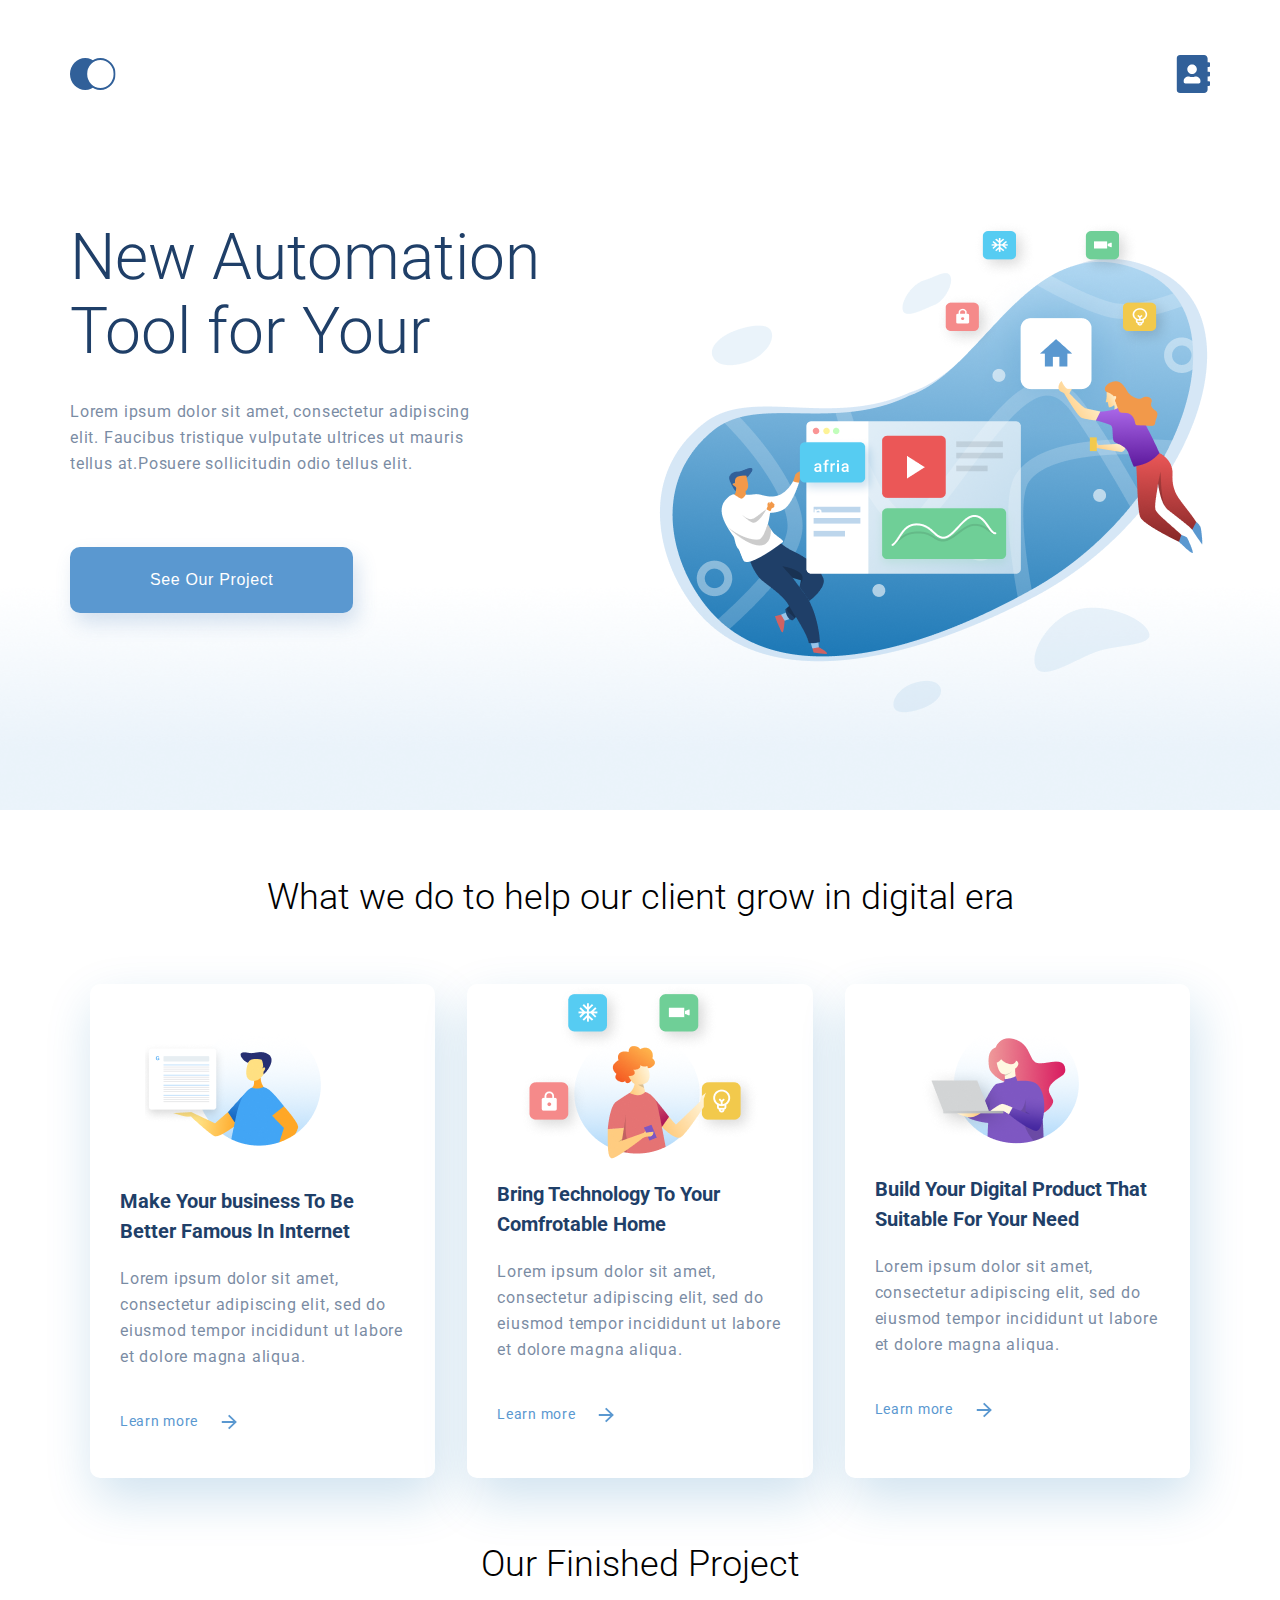
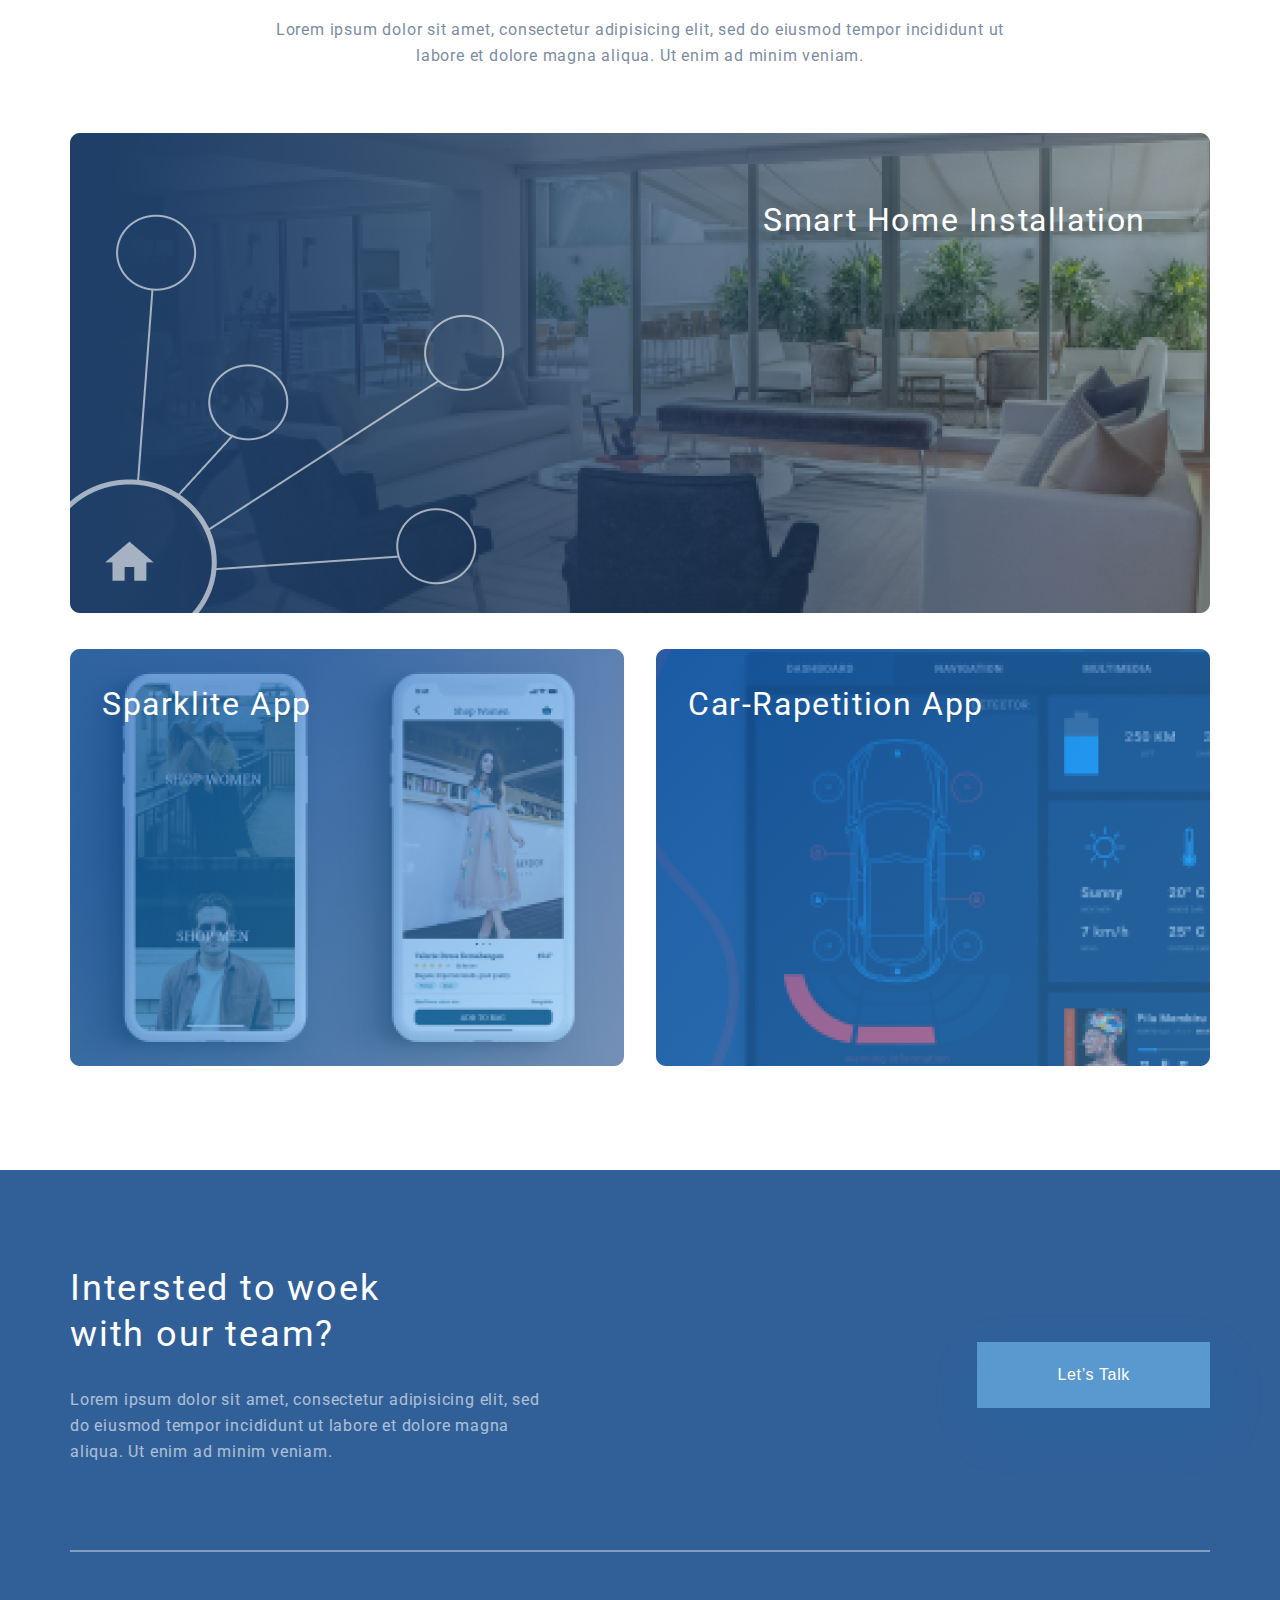
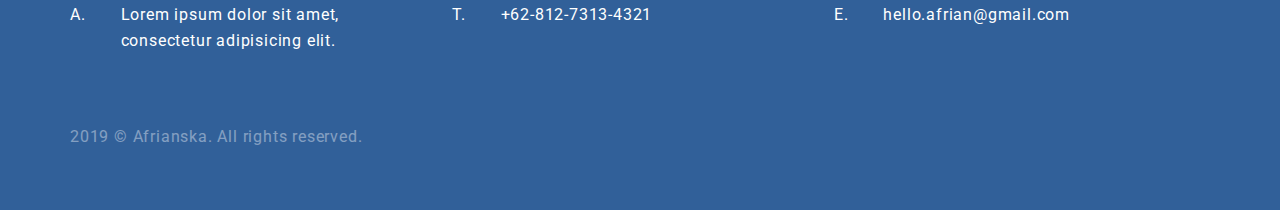
<file: index.html>
<!DOCTYPE html>
<html lang="en">

<head>
    <meta charset="UTF-8">
    <meta http-equiv="X-UA-Compatible" content="IE=edge">
    <meta name="viewport" content="width=device-width, initial-scale=1.0">
    <link rel="stylesheet" href="css/style.css">
    <title>Главная</title>
</head>

<body>
    <header class="header center">
        <nav class="header__menu">
            <a class="header_menu-link" href="index.html"><img src="./img/logo.svg" alt="logo"></a>
            <a class="header_menu-link" href="contact.html"><img src="./img/link-contact.svg" alt="link contact"></a>
        </nav>
    </header>
    <div class="baner center">
        <div class="baner-info">
            <h1 class="heading-h1">New Automation Tool for Your</h1>
            <p class="paragraph baner-text">
                Lorem ipsum dolor sit amet, consectetur adipiscing elit. Faucibus tristique vulputate ultrices
                ut mauris tellus at.Posuere sollicitudin odio tellus elit.
            </p>
            <button class="button baner-button">See Our Project</button>
        </div>
        <div class="baner-img__box">
            <img src="./img/baner-img.png" alt="baner" class="baner-img__item" />
        </div>
    </div>

    <main class="main center">
        <div class="advantage">
            <h3 class="heading-h3 advantage-heading">What we do to help our client grow in digital era</h3>
            <div class="advantage-box">
                <div class="advantage-card">
                    <img class="advantage-card__img advantage-card__img-first" src="./img/business.png" alt="business">
                    <h4 class="heading-h4 ">
                        Make Your business To Be Better Famous In Internet
                    </h4>
                    <p class="paragraph mt20">
                        Lorem ipsum dolor sit amet, consectetur adipiscing elit, sed do eiusmod tempor incididunt ut
                        labore et dolore magna
                        aliqua.
                    </p>
                    <a href="#" class="advantage-link">Learn more</a>
                </div>

                <div class="advantage-card">
                    <img class="advantage-card__img" src="./img/technology.png" alt="technology">
                    <h4 class="heading-h4">
                        Bring Technology To Your Comfrotable Home
                    </h4>
                    <p class="paragraph mt20">
                        Lorem ipsum dolor sit amet, consectetur adipiscing elit, sed do eiusmod tempor incididunt ut
                        labore et dolore magna
                        aliqua.
                    </p>
                    <a href="#" class="advantage-link">Learn more</a>
                </div>

                <div class="advantage-card">
                    <img class="advantage-card__img advantage-card__img-third" src="./img/digital.png" alt="digital">
                    <h4 class="heading-h4 ">
                        Build Your Digital Product That Suitable For Your Need
                    </h4>
                    <p class="paragraph mt20">
                        Lorem ipsum dolor sit amet, consectetur adipiscing elit, sed do eiusmod tempor incididunt ut
                        labore et dolore magna
                        aliqua.
                    </p>
                    <a href="#" class="advantage-link">Learn more</a>
                </div>
            </div>
        </div>

        <div class="finish ">
            <h3 class="heading-h3 finish-heading">Our Finished Project</h3>
            <p class="paragraph finish-text">
                Lorem ipsum dolor sit amet, consectetur adipisicing elit, sed do eiusmod tempor incididunt ut labore et
                dolore magna
                aliqua. Ut enim ad minim veniam.
            </p>

            <div class="finish-cards">
                <div class="finish-card finish-card_big">
                    <img src="./img/smart-home.png" alt="Smart home" class="finish-card__img ">
                    <div class="finish-cart__text finish-cart__text_right">Smart Home Installation</div>
                </div>

                <div class="finish-card">
                    <img src="./img/sparklite-app.png" alt="sparklite app" class="finish-card__img ">
                    <div class="finish-cart__text finish-cart__text_left">Sparklite App</div>
                </div>

                <div class="finish-card">
                    <img src="./img/car-app.png" alt="Car app" class="finish-card__img ">
                    <div class="finish-cart__text finish-cart__text_left">Car-Rapetition App</div>
                </div>
            </div>
        </div>




    </main>

    <footer class="footer center">
        <div class="footer-team ">
            <div class="footer-team__text">
                <h3 class="heading-h3_white mb30">Intersted to woek<br> with our team?</h3>
                <p class="paragraph_white">
                    Lorem ipsum dolor sit amet, consectetur adipisicing elit, sed do eiusmod tempor incididunt ut labore
                    et dolore magna
                    aliqua. Ut enim ad minim veniam.
                </p>
            </div>
            <button class="button footer-button">Let’s Talk</button>
        </div>



        <div class="footer__hr "></div>

        <div class="footer-bottom ">
            <ul class="footer-contact">
                <li class="footer-contact__item">
                    <span class="footer-contact__item-lable">A.</span>
                    Lorem ipsum
                    dolor sit amet, consectetur
                    adipisicing elit.
                </li>
                <li class="footer-contact__item">
                    <span class="footer-contact__item-lable">T.</span>
                    +62-812-7313-4321
                </li>
                <li class="footer-contact__item">
                    <span class="footer-contact__item-lable">E.</span>
                    hello.afrian@gmail.com
                </li>
            </ul>
            <p class="footer-copy">2019 &copy; Afrianska. All rights reserved.</p>
        </div>


    </footer>

</body>

</html>
</file>
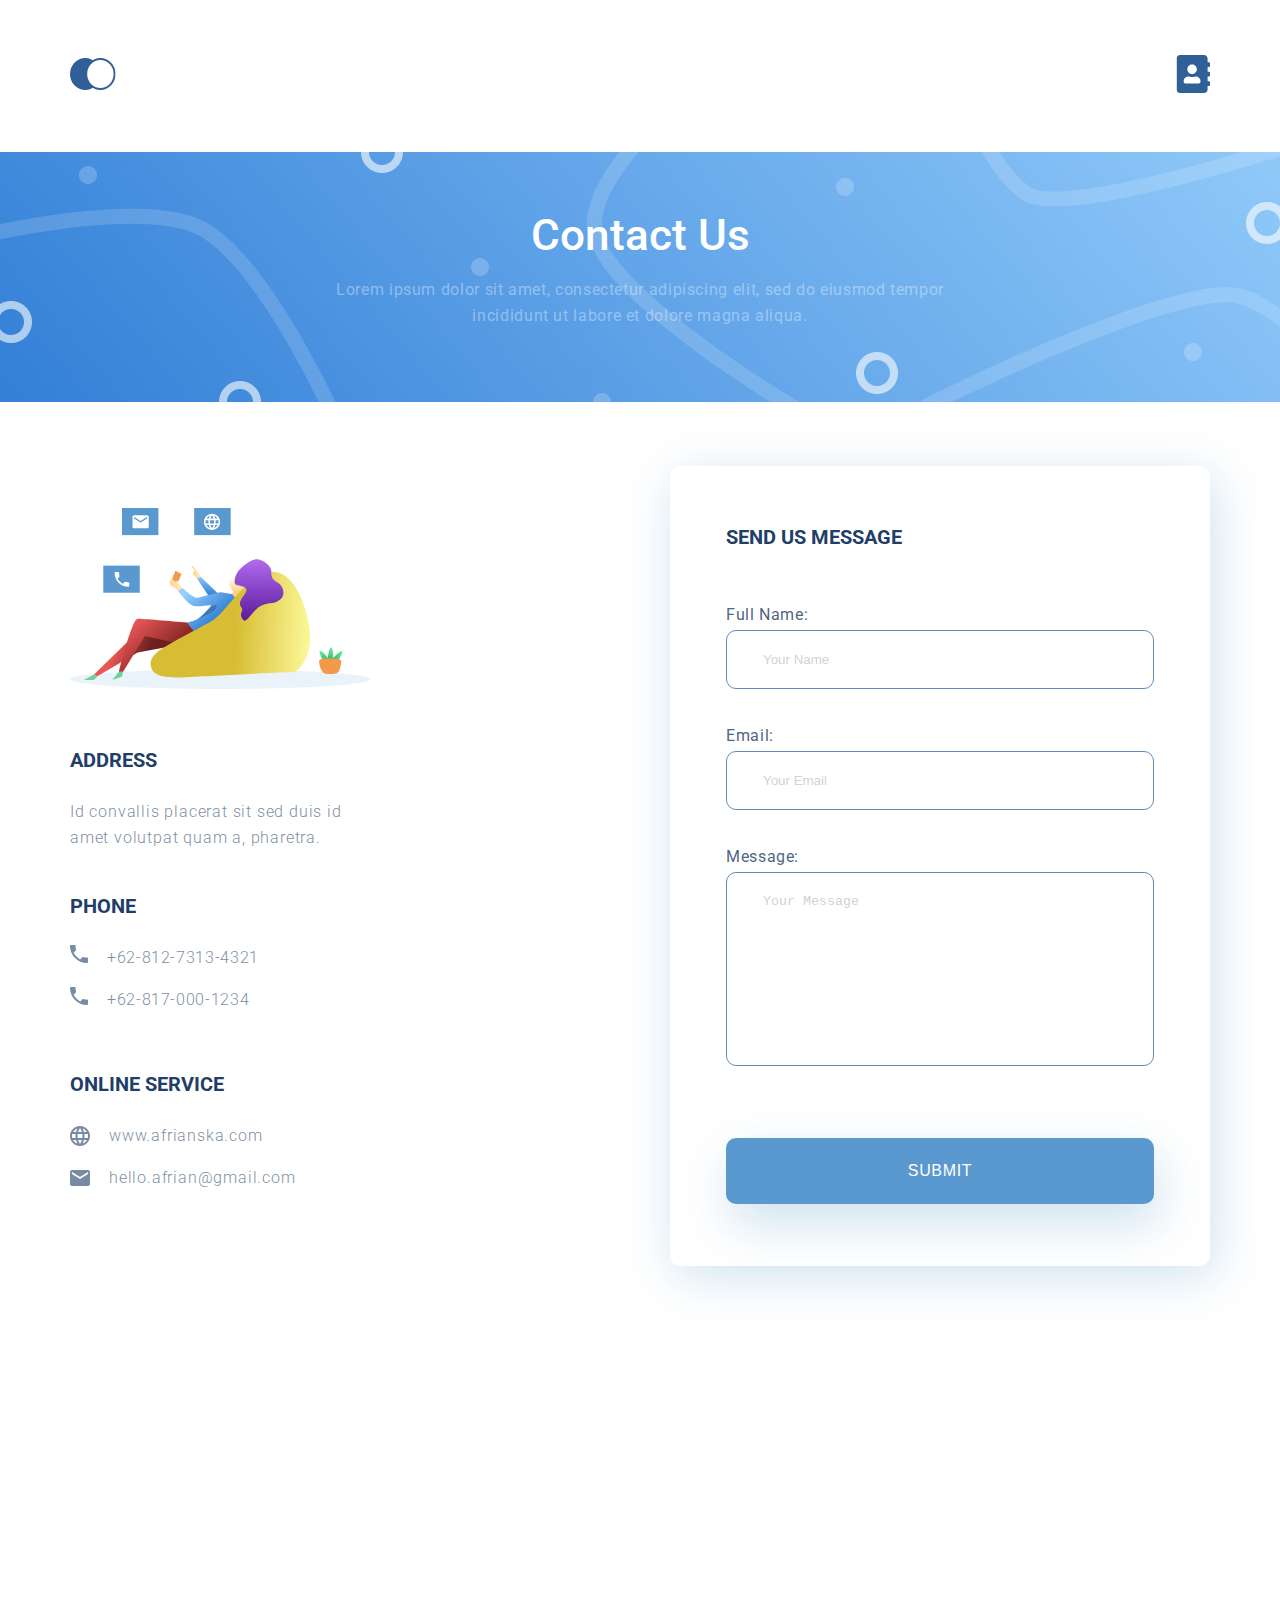
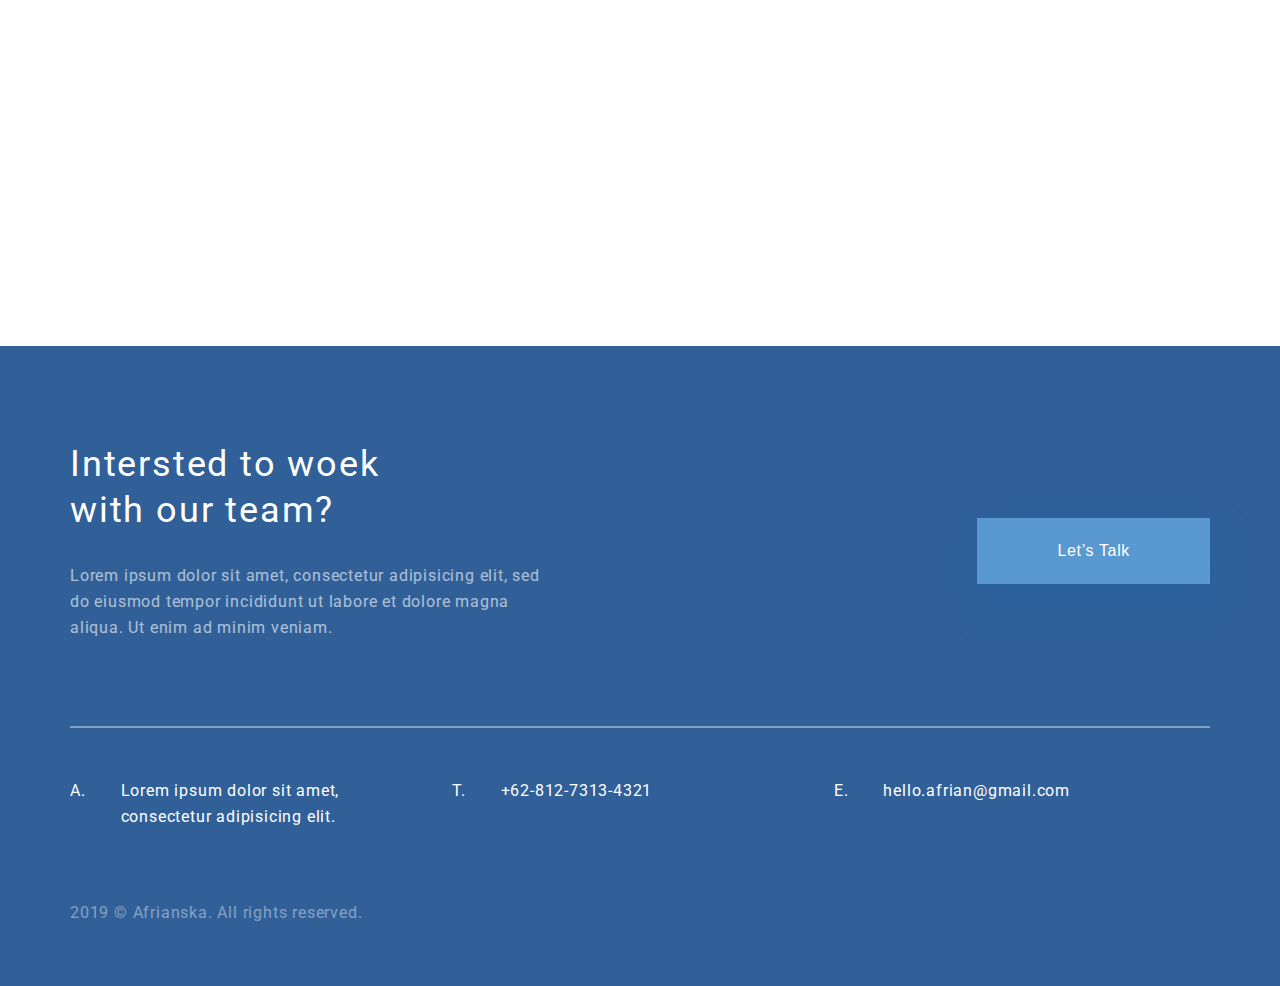
<file: contact.html>
<!DOCTYPE html>
<html lang="en">

<head>
    <meta charset="UTF-8">
    <meta http-equiv="X-UA-Compatible" content="IE=edge">
    <meta name="viewport" content="width=device-width, initial-scale=1.0">
    <link rel="stylesheet" href="css/style.css">
    <title>Контакты</title>
</head>

<body>
    <header class="header center">
        <nav class="header__menu">
            <a class="header_menu-link" href="index.html"><img src="./img/logo.svg" alt="logo"></a>
            <a class="header_menu-link" href="contact.html"><img src="./img/link-contact.svg" alt="link contact"></a>
        </nav>
    </header>

    <div class="contact-title center">
        <h2 class="heading-h2 contact-title__heading">Contact Us</h2>
        <p class="paragraph contact-title__paragraph">
            Lorem ipsum dolor sit amet, consectetur adipiscing elit, sed do eiusmod tempor incididunt ut labore et
            dolore magna
            aliqua.
        </p>
    </div>

    <main class="main center">
        <div class="contact">
            <div class="contact-info">
                <img src="./img/contact.svg" alt="contact image" class="contact-img">
                <h4 class="heading-h4 contact-info__heading">ADDRESS</h4>
                <p class="paragraph contact-info__paragraph">Id convallis placerat sit sed duis id amet volutpat quam a,
                    pharetra.</p>

                <h4 class="heading-h4 contact-info__heading">Phone</h4>
                <ul class="contact-info__list">
                    <li class="contact-info__list-item contact-info__list-phone">+62-812-7313-4321</li>
                    <li class="contact-info__list-item contact-info__list-phone">+62-817-000-1234</li>
                </ul>

                <h4 class="heading-h4 contact-info__heading">Online service</h4>
                <ul class="contact-info__list">
                    <li class="contact-info__list-item"> <a class="contact-info__link-site"
                            href="#">www.afrianska.com</a> </li>
                    <li class="contact-info__list-item"> <a class="contact-info__link-email"
                            href="#">hello.afrian@gmail.com</a> </li>
                </ul>
            </div>

            <form class="contact-form" action="#">
                <h4 class="heading-h4 contact-form__heading">Send us message</h4>
                <label class="contact-form__label">
                    Full Name: <input class="contact-form__input-name" type="text" name="Name" placeholder="Your Name">
                </label>
                <label class="contact-form__label">
                    Email: <input class="contact-form__input-email" type="email" name="Email" placeholder="Your Email">
                </label>
                <label class="contact-form__label">
                    Message: <textarea class="contact-form__input-message" name="message" cols="30" rows="10"
                        placeholder="Your Message"></textarea>
                </label>

                <button class="button contact-form__button-submit" type="submit">Submit</button>
            </form>
        </div>
        <iframe class="contact-map"
            src="https://yandex.ru/map-widget/v1/?um=constructor%3Abf04febf5ebcd38903c3a397e1442cbd8ee19ad95209ffedb56ead656b42cee1&amp;source=constructor">
        </iframe>


    </main>

    <footer class="footer center">
        <div class="footer-team ">
            <div class="footer-team__text">
                <h3 class="heading-h3_white mb30">Intersted to woek<br> with our team?</h3>
                <p class="paragraph_white">
                    Lorem ipsum dolor sit amet, consectetur adipisicing elit, sed do eiusmod tempor incididunt ut labore
                    et dolore magna
                    aliqua. Ut enim ad minim veniam.
                </p>
            </div>
            <button class="button footer-button">Let’s Talk</button>
        </div>



        <div class="footer__hr "></div>

        <div class="footer-bottom ">
            <ul class="footer-contact">
                <li class="footer-contact__item">
                    <span class="footer-contact__item-lable">A.</span>
                    Lorem ipsum
                    dolor sit amet, consectetur
                    adipisicing elit.
                </li>
                <li class="footer-contact__item">
                    <span class="footer-contact__item-lable">T.</span>
                    +62-812-7313-4321
                </li>
                <li class="footer-contact__item">
                    <span class="footer-contact__item-lable">E.</span>
                    hello.afrian@gmail.com
                </li>
            </ul>
            <p class="footer-copy">2019 &copy; Afrianska. All rights reserved.</p>
        </div>


    </footer>

</body>

</html>
</file>
<file: css/style.css>
@import url('https://fonts.googleapis.com/css2?family=Roboto:ital,wght@0,300;0,400;0,500;0,700;1,300;1,400;1,700&display=swap');
/* share */
* {
	margin: 0;
	padding: 0;
	box-sizing: border-box;
}

html,
body {
	font-family: 'Roboto', sans-serif;
}

.center {
	padding-right: calc((100% - 1140px) / 2);
	padding-left: calc((100% - 1140px) / 2);
}

.heading-h1 {
	font-weight: 300;
	font-size: 64px;
	line-height: 74px;
	color: #1f3f68;
}

.heading-h2 {
	font-weight: 500;
	font-size: 44px;
	text-align: center;
}

.heading-h3 {
	font-weight: 300;
	font-size: 36px;
	line-height: 46px;
	text-align: center;
	color: #000000;
}

.heading-h3_white {
	font-weight: normal;
	font-size: 36px;
	line-height: 46px;
	letter-spacing: 0.05em;
	color: #ffffff;
}

.heading-h4 {
	font-size: 20px;
	line-height: 30px;
	color: #1f3f68;
}

.paragraph {
	font-size: 16px;
	line-height: 26px;
	letter-spacing: 0.05em;
	color: #1f3f68;
	opacity: 0.6;
}

.paragraph_white {
	font-size: 16px;
	line-height: 26px;
	letter-spacing: 0.05em;
	color: #ffffff;
	opacity: 0.6;
}

.button {
	border: none;
	outline: none;
	background: #5a98d0;
	box-shadow: 5px 20px 50px rgba(16, 112, 177, 0.2);
	border-radius: 10px;
	padding: 20px 80px;
	font-weight: 500;
	font-size: 16px;
	line-height: 26px;
	text-align: center;
	letter-spacing: 0.04em;
	color: #ffffff;
	cursor: pointer;
	transition: 0.2s;
}

.button:hover {
	transform: scale(1.01);
}

.button:active {
	transform: scale(1);
	box-shadow: none;
}

input,
textarea {
	outline: none;
}

input:focus,
textarea:focus {
	box-shadow: 0 0 10px 0px #356ead;
}

.mb30 {
	margin-bottom: 30px;
}

.mt20 {
	margin-top: 20px;
}

/* shared end */

/* header */

.header {
	padding-top: 50px;
	padding-bottom: 50px;
}

.header__menu {
	display: flex;
	justify-content: space-between;
	align-items: center;
}

.header_menu-link {
	text-decoration: none;
	transition: 0.3s;
}

.header_menu-link:hover {
	transform: scale(1.05);
}

.header_menu-link:active {
	transform: scale(1);
}
/* header end */

/* baner */
.baner {
	display: flex;
	align-items: flex-start;
	justify-content: space-between;
	background-image: url(../img/bg-baner.png);
	background-position: bottom;
	background-size: cover;
	padding-top: 69px;
	padding-bottom: 93px;
}

.baner-info {
	max-width: 510px;
	margin-right: 60px;
}

.baner-text {
	width: 425px;
	padding: 30px 0 70px;
}

.baner-button {
	box-shadow: 5px 10px 20px rgba(53, 110, 173, 0.2);
	border-radius: 10px;
}
.baner-img__box {
	max-width: 554px;
}

.baner-img__item {
	width: 100%;
	object-fit: cover;
	object-position: bottom;
}
/* baner end */

/* main */
.main {
	padding-top: 64px;
}

.advantage {
	display: flex;
	flex-direction: column;
	align-items: center;
	justify-content: center;
}

.advantage-heading {
	padding-right: 20px;
	padding-left: 20px;
}

.advantage-box {
	display: grid;
	grid-template-columns: repeat(3, 1fr);
	gap: 32px;
	padding: 64px 20px 20px;
}

.advantage-card {
	display: flex;
	flex-direction: column;
	flex-basis: 31%;
	background: #ffffff;
	box-shadow: 5px 20px 50px rgba(16, 112, 177, 0.2);
	border-radius: 10px;
	padding: 0 30px 50px;
}

.advantage-card__img {
	align-self: center;
	padding-bottom: 20px;
}

.advantage-card__img-first {
	margin-left: -60px;
	margin-top: 40px;
	padding-bottom: 40px;
}

.advantage-card__img-third {
	margin-left: -40px;
	margin-top: 40px;
	padding-bottom: 30px;
}

.advantage-link {
	display: flex;
	align-items: center;
	text-decoration: none;
	font-size: 14px;
	line-height: 14px;
	letter-spacing: 0.05em;
	color: #5a98d0;
	padding-top: 44px;
}

.advantage-link::after {
	content: url(../img/arrow-right.svg);
	width: 15px;
	height: 14px;
	margin-left: 23px;
}

.finish {
	display: flex;
	flex-direction: column;
	text-align: center;
	padding-top: 43px;
}

.finish-heading {
	margin-bottom: 30px;
}

.finish-text {
	max-width: 750px;
	display: flex;
	justify-content: center;
	align-self: center;
	padding-bottom: 64px;
}

.finish-cards {
	display: grid;
	grid-template-columns: repeat(2, 1fr);
	gap: 32px;
}

.finish-card {
	position: relative;
}

.finish-card_big {
	grid-column: 1/-1;
}

.finish-card__img {
	width: 100%;
	min-width: 336px;
	height: auto;
}

.finish-cart__text {
	position: absolute;
	font-size: 32px;
	line-height: 46px;
	text-align: right;
	letter-spacing: 0.05em;
	color: #ffffff;
}

.finish-cart__text_right {
	top: 64px;
	right: 64px;
}

.finish-cart__text_left {
	top: 32px;
	left: 32px;
}

/* main end */

/* footer */
.footer {
	background: #316099;
	margin-top: 100px;
}

.footer-team {
	display: flex;
	justify-content: space-between;
	align-items: center;
	padding: 55px 0 25px;
}

.footer-team__text {
	max-width: 490px;
	padding: 40px 10px 60px 0;
}

.footer-button {
	border-radius: 0;
}

.footer__hr {
	opacity: 0.4;
	border: 1px solid #ffffff;
}

.footer-bottom {
	padding-bottom: 40px;
}

.footer-contact {
	display: flex;
	justify-content: space-between;
	padding: 50px 0;
}

.footer-contact__item {
	flex-basis: 33%;
	display: flex;
	font-size: 16px;
	line-height: 26px;
	letter-spacing: 0.05em;
	color: #ffffff;
	padding-right: 20px;
}

.footer-contact__item-lable {
	margin-right: 35px;
}

.footer-copy {
	display: flex;
	justify-content: flex-start;
	align-items: center;
	padding: 20px 0;
	font-size: 16px;
	line-height: 26px;
	letter-spacing: 0.05em;
	color: #ffffff;
	opacity: 0.4;
}

/* footer */

/* contact page */
.contact-title {
	height: 250px;
	background: url(../img/contact-title.png);
	background-position: 0 0;
	background-size: cover;
	display: flex;
	flex-direction: column;
	justify-content: center;
	align-items: center;
}

.contact-title__heading {
	color: #ffffff;
}

.contact-title__paragraph {
	width: 780px;
	letter-spacing: 0.04em;
	color: rgba(255, 255, 255, 0.6);
	padding: 16px 50px;
	text-align: center;
}

.contact {
	display: flex;
	justify-content: space-between;
	align-items: flex-end;
}

.contact-info {
	display: flex;
	flex-direction: column;
	padding-bottom: 19px;
}

.contact-img {
	margin-bottom: 56px;
}
.contact-info__heading {
	text-transform: uppercase;
	margin-bottom: 24px;
}

.contact-info__paragraph {
	margin-bottom: 40px;
	width: 300px;
	font-weight: 300;
}

.contact-info__list {
	margin-bottom: 40px;
	list-style: none;
}

.contact-info__list-item {
	font-weight: 300;
	font-size: 16px;
	line-height: 26px;
	letter-spacing: 0.04em;
	color: #1f3f68;
	margin-bottom: 16px;
	opacity: 0.6;
}

.contact-info__list-phone::before {
	content: url(../img/phone.svg);
	width: 18px;
	height: 18px;
	margin-right: 19px;
}

.contact-info__link-site,
.contact-info__link-email {
	display: flex;
	align-items: center;
	font-size: 16px;
	line-height: 26px;
	letter-spacing: 0.05em;
	color: #1f3f68;
	text-decoration: none;
}

.contact-info__link-site::before {
	content: url(../img/site.svg);
	width: 20px;
	height: 20px;
	margin-right: 19px;
}

.contact-info__link-email::before {
	content: url(../img/email.svg);
	width: 20px;
	height: 20px;
	margin-right: 19px;
}

.contact-form {
	display: flex;
	flex-direction: column;
	width: 540px;
	height: 800px;
	background: #ffffff;
	box-shadow: 5px 10px 50px rgba(16, 112, 177, 0.2);
	border-radius: 10px;
	padding: 56px;
}
.contact-form__heading {
	text-transform: uppercase;
	margin-bottom: 16px;
}

.contact-form__label {
	display: flex;
	flex-direction: column;
	padding-top: 32px;
	font-size: 16px;
	line-height: 30px;
	letter-spacing: 0.04em;
	color: #1f3f68;
	opacity: 0.8;
}
.contact-form__input-name {
	border: 1px solid #356ead;
	box-sizing: border-box;
	border-radius: 10px;
	padding: 21px 36px;
	outline: none;
}

.contact-form__input-name::placeholder {
	opacity: 0.4;
}

.contact-form__input-name:focus {
	box-shadow: 0 0 10px 0px #356ead;
}

.contact-form__input-email {
	border: 1px solid #356ead;
	box-sizing: border-box;
	border-radius: 10px;
	padding: 21px 36px;
	outline: none;
}

.contact-form__input-email::placeholder {
	opacity: 0.4;
}

.contact-form__input-message {
	border: 1px solid #356ead;
	box-sizing: border-box;
	border-radius: 10px;
	padding: 21px 36px;
	resize: none;
	outline: none;
}

.contact-form__input-message::placeholder {
	opacity: 0.4;
}

.contact-form__button-submit {
	text-transform: uppercase;
	margin-top: 72px;
}

.contact-map {
	width: 100%;
	height: 480px;
	margin-top: 96px;
	border: none;
}

/* contact page end  */

/* media */

@media (max-width: 1200px) {
	.center {
		padding-right: calc((100% - 957px) / 2);
		padding-left: calc((100% - 957px) / 2);
	}
}

@media (max-width: 928px) {
	.center {
		padding-right: calc((100% - 723px) / 2);
		padding-left: calc((100% - 723px) / 2);
	}
	.advantage-box {
		grid-template-columns: 1fr;
		width: 45vw;
	}

	.baner-img__box {
		position: absolute;
		right: 15px;
		top: 350px;
		width: 392px;
	}

	.contact {
		flex-direction: column;
		align-items: center;
	}

	.footer-contact {
		flex-direction: column;
		gap: 25px;
	}
}

@media (max-width: 768px) {
	.center {
		padding-right: 15px;
		padding-left: 15px;
	}
	.baner {
		justify-content: center;
		text-align: center;
	}
	.baner-info {
		margin-right: 0;
	}
	.baner-text {
		width: auto;
	}
	.baner-img__box {
		display: none;
	}

	.advantage-box {
		width: 336px;
	}

	.finish-cards {
		grid-template-columns: 1fr;
	}

	.footer {
		padding-right: calc((100% - 525px) / 2);
		padding-left: calc((100% - 525px) / 2);
	}

	.footer-button {
		min-width: 133px;
		padding: 5px 28px;
	}

	.contact-title__heading {
		font-size: 24px;
		line-height: 28px;
	}

	.contact-title__paragraph {
		width: 520px;
		font-size: 16px;
		line-height: 30px;
	}
}

@media (max-width: 575.98px) {
	.advantage-box {
		width: 336px;
	}

	.finish-cart__text {
		font-size: 16px;
		line-height: 19px;
	}

	.finish-cart__text_right {
		top: 16px;
		right: 16px;
	}

	.finish-cart__text_left {
		top: 16px;
		left: 25px;
	}
	.footer {
		padding-right: 16px;
		padding-left: 16px;
	}
	.footer-team {
		flex-direction: column;
		text-align: center;
	}

	.footer-copy {
		justify-content: center;
	}
	.heading-h1 {
		font-size: 32px;
		line-height: 37px;
		text-align: center;
		letter-spacing: 0.04em;
	}

	.heading-h3 {
		font-size: 24px;
		line-height: 28px;
	}

	.heading-h4 {
		font-size: 20px;
		line-height: 30px;
		letter-spacing: 0.05em;
	}

	.paragraph {
		font-size: 16px;
		line-height: 26px;
		letter-spacing: 0.05em;
	}

	.contact-title__paragraph {
		width: 343px;
		padding: 16px 0;
	}

	.contact-info {
		width: 75vw;
	}

	.contact-form {
		width: 85vw;
		padding: 35px;
	}
}
</file>
